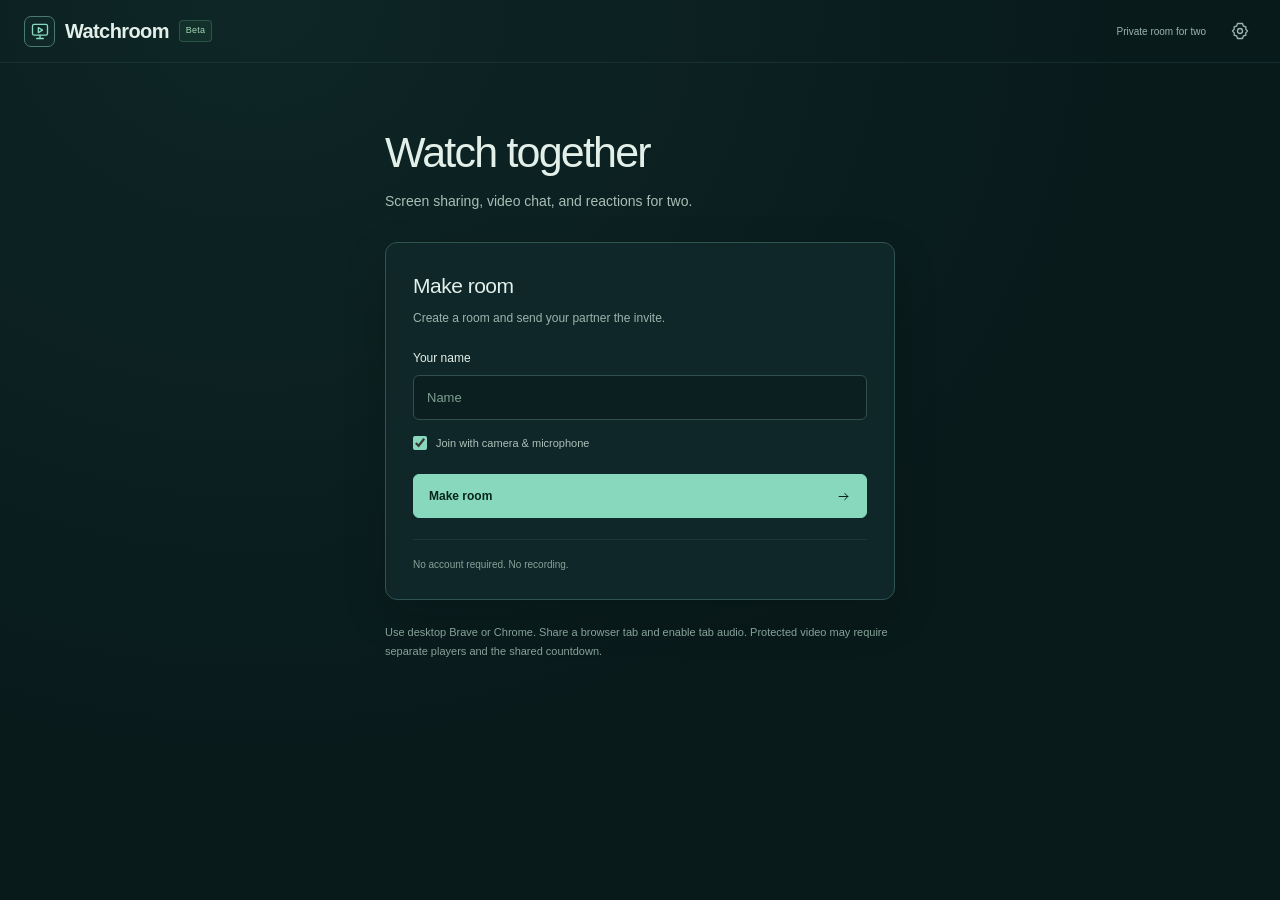
<file: public/index.html>
<!doctype html>
<html lang="en">
<head>
  <meta charset="utf-8">
  <meta name="viewport" content="width=device-width, initial-scale=1">
  <meta name="theme-color" content="#091a1b">
  <title>Watchroom Beta</title>
  <meta name="description" content="Screen sharing, video chat, and reactions for two.">
  <link rel="icon" href="./favicon.svg" type="image/svg+xml">
  <link rel="stylesheet" href="./styles.css?v=room-layout-3">
  <script src="./entry-mode.js"></script>
</head>
<body class="beta-app">
  <header class="site-header">
    <a class="brand" href="./index.html" aria-label="Watchroom home"><span class="brand-mark" aria-hidden="true"><svg viewBox="0 0 24 24"><rect x="3" y="4" width="18" height="13" rx="2"/><path d="M8 21h8m-4-4v4m-2-13 5 3-5 3Z"/></svg></span><span>Watchroom</span><span class="beta-badge">Beta</span></a>
    <div class="header-right"><span class="privacy-note"><span class="tiny-lock" aria-hidden="true">⌑</span> Private room for two</span><button id="settings-button" class="icon-button" aria-label="Connection settings" title="Connection settings"><svg viewBox="0 0 24 24" aria-hidden="true"><path d="m9 3-1 3-3 1v3l-2 2 2 2v3l3 1 1 3h6l1-3 3-1v-3l2-2-2-2V7l-3-1-1-3Z"/><circle cx="12" cy="12" r="3"/></svg></button></div>
  </header>

  <main id="landing" class="landing">
    <section class="landing-copy">
      <h1>Watch together</h1>
      <p class="landing-description">Screen sharing, video chat, and reactions for two.</p>
    </section>

    <section class="seat-card" aria-labelledby="seat-title">
      <h2 id="seat-title">Make room</h2>
      <p id="seat-description">Create a room and send your partner the invite.</p>
      <form id="entry-form">
        <div id="portable-room-toggle" class="room-toggle" hidden aria-label="Choose room action"><button id="make-room-tab" type="button" class="selected" aria-pressed="true">Make room</button><button id="join-room-tab" type="button" aria-pressed="false">Join room</button></div>
        <div id="room-code-field" hidden><label for="room-code">Room code</label><input id="room-code" name="room-code" placeholder="Paste your partner’s code" autocomplete="off" spellcheck="false"></div>
        <label for="name">Your name</label>
        <input id="name" name="name" autocomplete="nickname" placeholder="Name" maxlength="32" required>
        <label class="check-label"><input id="start-devices" type="checkbox" checked><span>Join with camera &amp; microphone</span></label>
        <button id="entry-button" class="primary-button" type="submit"><span>Make room</span><svg viewBox="0 0 24 24" aria-hidden="true"><path d="M5 12h14m-5-5 5 5-5 5"/></svg></button>
      </form>
      <p id="entry-error" class="form-error" role="alert" hidden></p>
      <div class="seat-footnote"><span class="mini-dot"></span>No account required. No recording.</div>
    </section>

    <p id="landing-help" class="landing-help">Use desktop Brave or Chrome. Share a browser tab and enable tab audio. Protected video may require separate players and the shared countdown.</p>
  </main>

  <main id="room" class="watch-room" hidden>
    <div class="room-heading">
      <div class="room-heading-title"><h1 id="room-title">Watch room</h1></div>
      <div class="room-heading-actions"><span id="connection-status" class="connection-status"><span></span>Waiting for partner</span><button id="reconnect-button" class="quiet-button" hidden>Reconnect</button><button id="reset-layout" class="quiet-button" title="Restore the default positions and sizes">Reset layout</button><button id="invite-button" class="secondary-button"><svg viewBox="0 0 24 24" aria-hidden="true"><path d="M10 13a5 5 0 0 0 7 0l4-4a5 5 0 0 0-7-7l-3 3M14 11a5 5 0 0 0-7 0l-4 4a5 5 0 0 0 7 7l3-3"/></svg>Invite partner</button></div>
      <div class="call-controls"><div class="call-buttons"><button id="mic-button" class="call-button" aria-label="Mute microphone" aria-pressed="true" title="Mute microphone"><svg viewBox="0 0 24 24" aria-hidden="true"><rect x="9" y="2" width="6" height="13" rx="3"/><path d="M5 10v2a7 7 0 0 0 14 0v-2m-7 9v3m-4 0h8"/></svg></button><button id="camera-button" class="call-button" aria-label="Turn camera off" aria-pressed="true" title="Turn camera off"><svg viewBox="0 0 24 24" aria-hidden="true"><rect x="2" y="5" width="13" height="14" rx="2"/><path d="m15 9 7-4v14l-7-4"/></svg></button></div><div class="voice-volume"><label for="voice-volume">Voice</label><input id="voice-volume" type="range" min="0" max="100" value="100" aria-label="Partner voice volume"></div><button id="leave-button" class="leave-button"><svg viewBox="0 0 24 24" aria-hidden="true"><path d="M9 4H3v16h6m5-13 5 5-5 5m-6-5h11"/></svg>Leave room</button></div>
      <details class="watch-guide"><summary>Watching help</summary><p id="watch-tip-text">Use Open a link to load the same webpage on both devices. Paste the chosen movie or episode link; browsing and playback stay independent. Use the countdown to start together. Fullscreen with cameras keeps both webcams visible; press Esc to return. Either person can also share a browser tab. Stop sharing to switch to your partner’s screen. Use headphones to avoid echo. In Brave or Chrome, choose a browser tab and enable tab audio. If protected video appears black, open the stream separately and use the countdown.</p></details>
    </div>
    <p id="layout-instructions" class="sr-only">Drag a panel handle to move it. Arrow keys move a focused handle; Shift and arrow keys resize it. Drag the lower right resize handle, or focus it and use arrow keys. Layout is saved in this browser. Reset layout restores the starting positions.</p>
    <div id="watch-workspace" class="watch-workspace room-grid" aria-label="Adjustable watch layout">
      <section id="screen-panel" class="workspace-panel screen-panel" data-panel="screen" aria-label="Shared screen">
        <div id="screen-stage" class="screen-stage">
          <div class="stage-topbar"><button class="panel-handle screen-handle" data-drag-panel="screen" aria-label="Move screen panel" aria-describedby="layout-instructions" title="Drag to move. Arrow keys move; Shift + arrow keys resize."><span class="panel-grip" aria-hidden="true">⠿</span><span class="live-label"><span id="screen-indicator"></span><span id="screen-label">SCREEN SHARE</span></span></button><div><button id="theater-button" class="icon-button" aria-label="Enter focus view" aria-pressed="false" title="Focus view with cameras"><svg viewBox="0 0 24 24" aria-hidden="true"><rect x="2" y="5" width="20" height="14" rx="2"/><path d="M6 9h12M6 15h12"/></svg></button><button id="fullscreen-button" class="quiet-button fullscreen-toggle" aria-label="Enter fullscreen with cameras" aria-pressed="false" title="Fullscreen with cameras"><svg viewBox="0 0 24 24" aria-hidden="true"><path d="M9 3H3v6m12-6h6v6M3 15v6h6m12-6v6h-6"/></svg><span>Fullscreen with cameras</span></button></div></div>
          <video id="screen-video" autoplay playsinline></video>
          <div id="watch-link-player" class="watch-link-player" hidden></div>
          <div id="screen-empty" class="screen-empty"><div class="empty-screen-art" aria-hidden="true"><svg viewBox="0 0 72 60"><rect x="5" y="7" width="62" height="39" rx="5"/><path d="M25 55h22M36 46v9m-6-27 15 8-15 8Z"/></svg></div><h2>What shall we watch?</h2><p>Open the same link on both devices, or share a tab.</p><div class="stage-actions"><button id="stage-link-button" class="primary-button small">Open a link</button><button id="stage-share-button" class="primary-button small"><svg viewBox="0 0 24 24" aria-hidden="true"><path d="M12 16V3m-5 5 5-5 5 5M3 14v7h18v-7"/></svg>Share a tab</button></div><p class="stage-hint">In Brave or Chrome, choose a tab and turn on “Share tab audio”.</p></div>
          <button id="enable-sound" class="sound-prompt" hidden><svg viewBox="0 0 24 24" aria-hidden="true"><path d="m11 4-5 4H2v8h4l5 4Zm4 4a6 6 0 0 1 0 8m3-11a10 10 0 0 1 0 14"/></svg>Enable sound</button>
          <div id="reaction-layer" class="reaction-layer" aria-hidden="true"></div><div id="countdown-overlay" class="countdown-overlay" aria-live="assertive" hidden></div>
          <div id="stage-bottom" class="stage-bottom"><span id="stage-owner"></span><span id="audio-status"></span></div>
        </div>
        <div id="watch-link-bar" class="watch-link-bar" hidden><span id="watch-link-hostname"></span><a id="watch-link-external" target="_blank" rel="noopener noreferrer">Open in new tab ↗</a><button id="change-watch-link" class="quiet-button">Change link</button><button id="stop-watch-link" class="quiet-button">Close link</button><p>Each person uses their own player. If the page won’t play here, open it in a new tab. Paste a new movie or episode link to change it for both.</p></div>
        <div class="screen-controls"><div class="screen-control-left"><button id="watch-link-button" class="secondary-button">Open a link</button><button id="share-button" class="secondary-button"><svg viewBox="0 0 24 24" aria-hidden="true"><path d="M12 16V3m-5 5 5-5 5 5M3 14v7h18v-7"/></svg><span>Share a tab</span></button><button id="countdown-button" class="quiet-button" title="Count down together when using your own streaming players"><svg viewBox="0 0 24 24" aria-hidden="true"><circle cx="12" cy="13" r="8"/><path d="M12 9v5l3 2M9 2h6m-3 0v3"/></svg>3, 2, 1… play</button><button id="reactions-button" class="quiet-button" popovertarget="reactions-popover">♡ Reactions</button></div><div class="movie-volume"><svg viewBox="0 0 24 24" aria-hidden="true"><path d="m11 4-5 4H2v8h4l5 4Zm4 4a6 6 0 0 1 0 8m3-11a10 10 0 0 1 0 14"/></svg><label for="movie-volume">Movie</label><input id="movie-volume" type="range" min="0" max="100" value="80" aria-label="Movie volume"><span id="movie-volume-value">80%</span></div></div>
        <button class="panel-resize" data-resize-panel="screen" aria-label="Resize screen panel" aria-describedby="layout-instructions" title="Drag to resize, or use arrow keys"><svg viewBox="0 0 16 16" aria-hidden="true"><path d="M5 13 13 5M9 13l4-4"/></svg></button>
      </section>
      <section id="partner-panel" class="workspace-panel camera-panel partner-panel" data-panel="partner" aria-label="Partner camera">
        <div class="panel-bar"><button class="panel-handle" data-drag-panel="partner" aria-label="Move partner panel" aria-describedby="layout-instructions" title="Drag to move. Arrow keys move; Shift + arrow keys resize."><span class="panel-grip" aria-hidden="true">⠿</span><span>Partner</span></button></div>
        <div class="camera-tile partner-tile"><video id="remote-camera" autoplay playsinline></video><div id="remote-camera-placeholder" class="camera-placeholder"><span id="remote-initial">P</span><small id="remote-placeholder-text">Waiting for partner</small></div><div class="camera-label"><span id="remote-name">Partner</span><span id="remote-status" class="camera-you">waiting</span></div><button id="enable-voice" class="sound-prompt" hidden>Enable voice</button></div>
        <button class="panel-resize" data-resize-panel="partner" aria-label="Resize partner panel" aria-describedby="layout-instructions" title="Drag to resize, or use arrow keys"><svg viewBox="0 0 16 16" aria-hidden="true"><path d="M5 13 13 5M9 13l4-4"/></svg></button>
      </section>
      <section id="self-panel" class="workspace-panel camera-panel self-panel" data-panel="self" aria-label="Your camera">
        <div class="panel-bar"><button class="panel-handle" data-drag-panel="self" aria-label="Move self panel" aria-describedby="layout-instructions" title="Drag to move. Arrow keys move; Shift + arrow keys resize."><span class="panel-grip" aria-hidden="true">⠿</span><span>You</span></button></div>
        <div class="camera-tile"><video id="local-camera" autoplay playsinline muted></video><div id="local-camera-placeholder" class="camera-placeholder"><span id="local-initial">Y</span><small>Camera is off</small></div><div class="camera-label"><span id="local-name">You</span><span class="camera-you">you</span><span id="local-mic-state" aria-label="Microphone on">●</span></div></div>
        <button class="panel-resize" data-resize-panel="self" aria-label="Resize self panel" aria-describedby="layout-instructions" title="Drag to resize, or use arrow keys"><svg viewBox="0 0 16 16" aria-hidden="true"><path d="M5 13 13 5M9 13l4-4"/></svg></button>
      </section>

    </div>
    <p id="room-notice" class="sr-only" role="status" aria-live="polite"></p>
    <div id="awake-prompt-host" class="awake-prompt-host"></div>
    <div id="reactions-popover" class="reactions-popover" popover="auto" aria-label="Reactions">
        <div class="reaction-bar">
          <p class="eyebrow">REACTIONS</p>
          <div class="reaction-buttons">
            <button data-reaction="heart" aria-label="Send a heart" title="Send a heart"><span aria-hidden="true">♡</span><small>Heart</small></button>
            <button data-reaction="poke" aria-label="Poke your partner" title="Poke your partner"><span aria-hidden="true">☞</span><small>Poke</small></button>
            <button data-reaction="tease" aria-label="Tease your partner" title="Tease your partner"><span aria-hidden="true">😏</span><small>Tease</small></button>
            <button data-reaction="popcorn" aria-label="Send popcorn" title="Send popcorn"><span aria-hidden="true">🍿</span><small>Popcorn</small></button>
            <button data-reaction="fart" aria-label="Send a fart" title="Send a fart"><span aria-hidden="true">💨</span><small>Fart</small></button>
            <button data-reaction="awake" aria-label="Ask your partner if they are awake" title="Are you awake?"><span aria-hidden="true">👀</span><small>Awake?</small></button>
            <button data-reaction="blankets" aria-label="Steal the blankets" title="Steal the blankets"><span aria-hidden="true">🛌</span><small>Steal blankets</small></button>
          </div>
          <label class="reaction-sound-setting" title="Turns sound on or off for effects you send and receive. Your partner also controls their own sound."><input id="reaction-sounds" type="checkbox" checked><span>Reaction sounds</span><span class="sr-only">for sent and received effects</span></label>
          <button id="enable-reaction-audio" class="quiet-button" hidden>Enable reaction audio</button>
        </div>
    </div>
    <span id="layout-status" class="sr-only" role="status" aria-live="polite"></span>
  </main>

  <dialog id="invite-dialog" class="modal"><form method="dialog"><button class="modal-close icon-button" aria-label="Close invite">×</button></form><h2>Invite partner</h2><p id="invite-description">Send this private link to your partner. Anyone with it can take the second seat, so keep it between you.</p><label id="invite-label" for="invite-link">Your room’s invitation</label><div class="copy-field"><input id="invite-link" readonly><button id="copy-invite" class="primary-button small">Copy link</button></div><p id="copy-status" class="modal-note" aria-live="polite">The room expires after 12 hours.</p></dialog>
  <dialog id="watch-link-dialog" class="modal"><form method="dialog"><button class="modal-close icon-button" aria-label="Close shared link">×</button></form><h2>Open a link together</h2><p>Both devices load the same page directly. Choose a movie or episode on <a href="https://ramoflix.net/" target="_blank" rel="noopener noreferrer">RamoFlix ↗</a>, then copy its page address here.</p><form id="watch-link-form"><label for="watch-link-url">Movie, episode or webpage link</label><input id="watch-link-url" type="url" placeholder="https://ramoflix.net/…" maxlength="4096" autocomplete="off" required><p class="modal-note">Browsing inside the page stays on your device. Send a new link to change it for both people. Press play in your own player using the shared countdown.</p><button id="watch-link-submit" class="primary-button" type="submit">Open for both</button></form></dialog>
  <dialog id="settings-dialog" class="modal"><form method="dialog"><button class="modal-close icon-button" aria-label="Close settings">×</button></form><h2>Connection settings</h2><p>Some networks need a TURN relay to connect. Enter your relay details if the call cannot connect. Apply before entering a room, or reconnect your current call.</p><form id="settings-form"><label for="turn-url">TURN server URL</label><input id="turn-url" placeholder="turn:your-server.example:3478"><div class="two-fields"><div><label for="turn-username">Username</label><input id="turn-username" autocomplete="off"></div><div><label for="turn-password">Password</label><input id="turn-password" type="password" autocomplete="off"></div></div><p class="modal-note">Relay credentials are kept in this browser tab’s session.</p><button class="primary-button" type="submit">Save &amp; reconnect</button></form></dialog>
  <div id="toast" class="toast" role="status" hidden></div>
  <script type="module" src="./app.js?v=room-layout-3"></script>
</body>
</html>
</file>
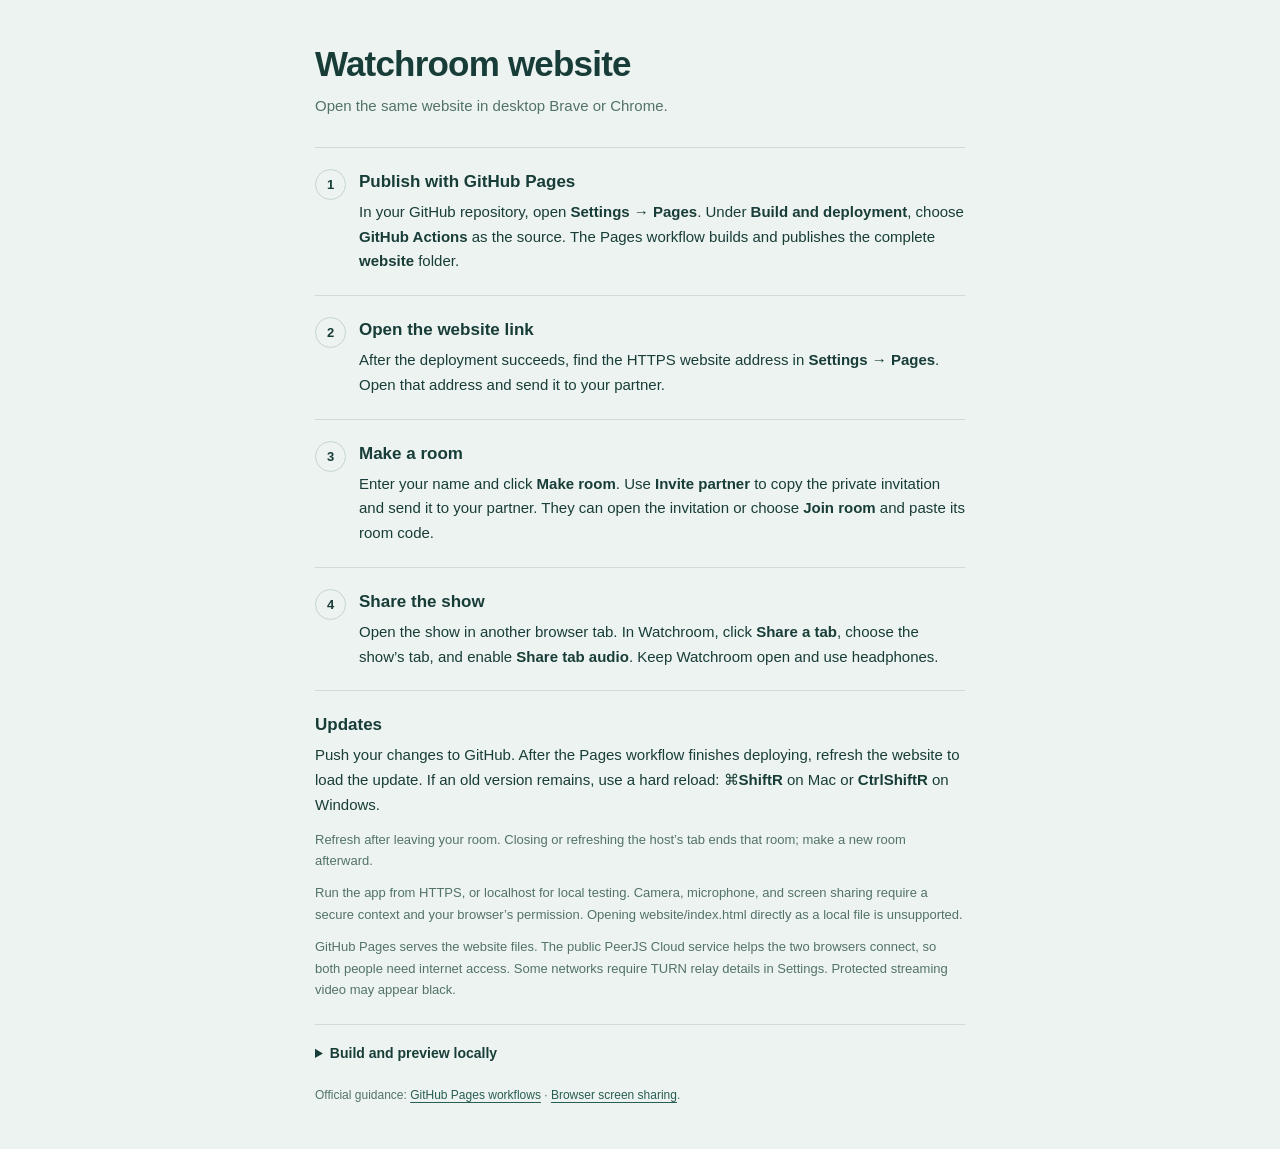
<file: WEBSITE.html>
<!doctype html>
<html lang="en">
<head>
  <meta charset="utf-8">
  <meta name="viewport" content="width=device-width, initial-scale=1">
  <meta name="color-scheme" content="light">
  <title>Watchroom website guide</title>
  <style>
    :root { font-family: -apple-system, BlinkMacSystemFont, "Segoe UI", sans-serif; color: #183d38; background: #edf3f0; font-synthesis: none; }
    * { box-sizing: border-box; }
    body { margin: 0; padding: 44px 20px; }
    main { width: min(100%, 650px); margin: 0 auto; }
    h1 { margin: 0 0 10px; font-size: clamp(27px, 5vw, 35px); font-weight: 650; letter-spacing: -.8px; }
    header p { color: #52726a; margin-bottom: 28px; }
    p { margin: 0; font-size: 15px; line-height: 1.65; }
    strong { font-weight: 600; }
    ol { padding: 0; margin: 0; list-style: none; counter-reset: guide; }
    li { display: grid; grid-template-columns: 30px minmax(0, 1fr); gap: 14px; padding: 21px 0; border-top: 1px solid #cfddd6; counter-increment: guide; }
    li::before { content: counter(guide); display: grid; place-items: center; width: 29px; height: 29px; border: 1px solid #c4d6ce; border-radius: 50%; font-size: 13px; font-weight: 600; }
    h2 { margin: 3px 0 8px; font-size: 17px; font-weight: 600; }
    .notes { padding-top: 21px; border-top: 1px solid #cfddd6; }
    .notes p + p { margin-top: 11px; }
    .muted { color: #52726a; font-size: 13px; }
    a { color: #285e52; text-underline-offset: 3px; }
    a:focus-visible, summary:focus-visible { outline: 3px solid #77a99a; outline-offset: 3px; }
    details { margin-top: 23px; padding-top: 20px; border-top: 1px solid #cfddd6; font-size: 14px; }
    summary { cursor: pointer; font-weight: 600; }
    details p { margin-top: 12px; font-size: 13px; }
    code { display: block; margin-top: 10px; padding: 12px; border: 1px solid #c4d6ce; border-radius: 6px; background: #f8fbf9; font: 13px ui-monospace, SFMono-Regular, Consolas, monospace; white-space: pre-wrap; overflow-wrap: anywhere; }
    footer { margin-top: 25px; color: #52726a; font-size: 12px; line-height: 1.6; }
    @media (max-width: 440px) { body { padding: 30px 17px; } li { gap: 11px; } }
  </style>
</head>
<body>
  <main>
    <header>
      <h1>Watchroom website</h1>
      <p>Open the same website in desktop Brave or Chrome.</p>
    </header>
    <ol>
      <li><div>
        <h2>Publish with GitHub Pages</h2>
        <p>In your GitHub repository, open <strong>Settings → Pages</strong>. Under <strong>Build and deployment</strong>, choose <strong>GitHub Actions</strong> as the source. The Pages workflow builds and publishes the complete <strong>website</strong> folder.</p>
      </div></li>
      <li><div>
        <h2>Open the website link</h2>
        <p>After the deployment succeeds, find the HTTPS website address in <strong>Settings → Pages</strong>. Open that address and send it to your partner.</p>
      </div></li>
      <li><div>
        <h2>Make a room</h2>
        <p>Enter your name and click <strong>Make room</strong>. Use <strong>Invite partner</strong> to copy the private invitation and send it to your partner. They can open the invitation or choose <strong>Join room</strong> and paste its room code.</p>
      </div></li>
      <li><div>
        <h2>Share the show</h2>
        <p>Open the show in another browser tab. In Watchroom, click <strong>Share a tab</strong>, choose the show’s tab, and enable <strong>Share tab audio</strong>. Keep Watchroom open and use headphones.</p>
      </div></li>
    </ol>
    <div class="notes">
      <h2>Updates</h2>
      <p>Push your changes to GitHub. After the Pages workflow finishes deploying, refresh the website to load the update. If an old version remains, use a hard reload: <strong>⌘ShiftR</strong> on Mac or <strong>CtrlShiftR</strong> on Windows.</p>
      <p class="muted">Refresh after leaving your room. Closing or refreshing the host’s tab ends that room; make a new room afterward.</p>
      <p class="muted">Run the app from HTTPS, or localhost for local testing. Camera, microphone, and screen sharing require a secure context and your browser’s permission. Opening website/index.html directly as a local file is unsupported.</p>
      <p class="muted">GitHub Pages serves the website files. The public PeerJS Cloud service helps the two browsers connect, so both people need internet access. Some networks require TURN relay details in Settings. Protected streaming video may appear black.</p>
    </div>
    <details>
      <summary>Build and preview locally</summary>
      <p>From the project folder, build with Node.js. This script uses Node’s built-in tools and needs no npm packages.</p>
      <code>node scripts/build-website.mjs</code>
      <p>If Python 3 is installed, start a local preview and open <a href="http://localhost:8080">http://localhost:8080</a>. This local address is for testing on your computer.</p>
      <code>python3 -m http.server 8080 --directory website</code>
    </details>
    <footer>
      Official guidance: <a href="https://docs.github.com/en/pages/getting-started-with-github-pages/using-custom-workflows-with-github-pages">GitHub Pages workflows</a> · <a href="https://developer.mozilla.org/en-US/docs/Web/API/MediaDevices/getDisplayMedia">Browser screen sharing</a>.
    </footer>
  </main>
</body>
</html>
</file>
<file: public/styles.css>
:root {
  color-scheme: dark;
  --bg: #091a1b;
  --panel: #102729;
  --line: #284a49;
  --muted: #9bb4ad;
  --text: #e3f0e9;
  --accent: #87d8bd;
  --sans: Inter, -apple-system, BlinkMacSystemFont, 'Segoe UI', sans-serif;
}
* { box-sizing: border-box; }
html { min-height: 100%; background: var(--bg); }
body { margin: 0; min-height: 100vh; color: var(--text); background: radial-gradient(ellipse at 20% 0%, #183f3b55, transparent 60%), var(--bg); font: 14px/1.5 var(--sans); }
button, input { font: inherit; }
button { color: inherit; cursor: pointer; transition: background .15s, border-color .15s; }
button:disabled { cursor: default; opacity: .5; }
button:focus-visible, input:focus-visible, a:focus-visible, summary:focus-visible { outline: 2px solid var(--accent); outline-offset: 3px; }
a { color: inherit; }
svg { width: 20px; height: 20px; fill: none; stroke: currentColor; stroke-width: 1.6; stroke-linecap: round; stroke-linejoin: round; flex-shrink: 0; }
[hidden] { display: none !important; }
input[type=checkbox] { width: 14px; height: 14px; margin: 0; accent-color: var(--accent); }
input[type=range] { padding: 0; height: 3px; background: var(--line); accent-color: var(--accent); cursor: pointer; }
.sr-only { position: absolute; width: 1px; height: 1px; margin: -1px; padding: 0; overflow: hidden; clip: rect(0,0,0,0); white-space: nowrap; border: 0; }
.site-header { display: flex; align-items: center; justify-content: space-between; gap: 18px; padding: 15px 24px; border-bottom: 1px solid #284a4966; }
.brand { display: flex; align-items: center; gap: 10px; text-decoration: none; font-size: 20px; font-weight: 600; letter-spacing: -.6px; }
.brand-mark { width: 31px; height: 31px; display: grid; place-items: center; border: 1px solid #487a6e; border-radius: 7px; color: var(--accent); background: #87d8bd08; }
.brand-mark svg { width: 20px; height: 20px; }
.beta-badge { padding: 3px 6px; border: 1px solid #447d6477; border-radius: 4px; color: #a2d5b7; background: #244e3c44; font-size: 9px; font-weight: 500; letter-spacing: .2px; }
.header-right { display: flex; align-items: center; gap: 18px; }
.privacy-note { font-size: 10px; color: var(--muted); }
.tiny-lock { display: none; }
.icon-button { display: inline-flex; align-items: center; justify-content: center; padding: 6px; border: 0; border-radius: 5px; background: none; color: var(--muted); line-height: 1; }
.icon-button:hover { background: #ffffff0a; color: var(--text); }
.primary-button, .secondary-button, .quiet-button { display: inline-flex; align-items: center; justify-content: center; gap: 8px; border-radius: 6px; font-size: 11px; line-height: 1.3; }
.primary-button { min-height: 40px; padding: 11px 15px; border: 1px solid var(--accent); background: var(--accent); color: #07251c; font-weight: 600; }
.primary-button:hover { background: #a5e7ce; border-color: #a5e7ce; }
.secondary-button { min-height: 34px; padding: 8px 11px; border: 1px solid #3c695c; background: #173930; color: #b8dfca; font-weight: 500; }
.secondary-button:hover { background: #214a3e; border-color: #61917d; }
.quiet-button { min-height: 30px; padding: 5px 3px; border: 0; background: none; color: #9ebbab; font-size: 10px; }
.quiet-button:hover { color: #d2eadb; }
.primary-button svg, .secondary-button svg, .quiet-button svg { width: 15px; height: 15px; }
.small { min-height: 32px; padding: 8px 11px; font-size: 10px; }
.landing { max-width: 560px; margin: auto; padding: 65px 25px 40px; }
.landing-copy { margin-bottom: 30px; }
.landing h1 { margin: 0 0 14px; font-size: 43px; font-weight: 500; letter-spacing: -1.8px; line-height: 1.15; }
.landing-description { margin: 0; color: #a7bfb6; font-size: 14px; }
.seat-card { padding: 27px; border: 1px solid #2f5350; border-radius: 12px; background: var(--panel); box-shadow: 0 16px 45px #020c0d2a; }
.seat-card h2 { margin: 0 0 7px; font-size: 21px; font-weight: 500; letter-spacing: -.5px; }
.seat-card p { margin-top: 0; color: var(--muted); font-size: 12px; }
.seat-card label:not(.check-label), .modal label { display: block; margin: 22px 0 8px; font-size: 12px; }
.seat-card input:not([type=checkbox]), .modal input { width: 100%; height: 45px; padding: 11px 13px; border: 1px solid #31504d; border-radius: 6px; background: #0b1f20; color: var(--text); font-size: 13px; }
input::placeholder { color: #809e92; }
.check-label { display: flex; align-items: center; gap: 9px; margin: 15px 0 23px; color: #abc1b8; font-size: 11px; }
.seat-card .primary-button { width: 100%; min-height: 44px; justify-content: space-between; font-size: 12px; }
.seat-footnote { margin-top: 21px; padding-top: 17px; border-top: 1px solid #284a4977; color: #85a298; font-size: 10px; }
.mini-dot { display: none; }
.form-error { color: #c5dca7 !important; font-size: 11px !important; padding: 9px 0; margin: 0 !important; }
.landing-help { margin: 23px 0 0; color: #87a399; font-size: 11px; line-height: 1.7; }
.room-toggle { display: flex; gap: 4px; margin-top: 20px; padding: 4px; border: 1px solid #31504d; border-radius: 6px; background: #0c2021; }
.room-toggle button { flex: 1; padding: 8px; border: 1px solid transparent; border-radius: 4px; background: none; color: #9eb6ab; font-size: 11px; }
.room-toggle button.selected { border-color: #4b7d6777; background: #1c4238; color: #b6ead4; }
.room-active { overflow: hidden; }
.room-active .site-header { padding: 3px 12px; }
.room-active .brand { gap: 6px; font-size: 12px; letter-spacing: -.2px; }
.room-active .brand-mark { width: 17px; height: 17px; border-radius: 4px; }
.room-active .brand-mark svg, .room-active .site-header .icon-button svg { width: 13px; height: 13px; }
.room-active .beta-badge { padding: 1px 4px; font-size: 7px; }
.room-active .privacy-note { font-size: 8px; }
.room-active .site-header .icon-button { padding: 4px; }
.watch-room { padding: 0 8px 8px; }
.room-heading { display: flex; align-items: center; gap: 12px; min-height: 28px; margin: 3px 0 4px; }
.room-heading h1 { margin: 0; font-size: 12px; font-weight: 500; letter-spacing: -.2px; white-space: nowrap; }
.room-heading-actions { display: flex; align-items: center; gap: 11px; margin-left: auto; }
.room-heading-actions .secondary-button { min-height: 25px; padding: 4px 8px; font-size: 9px; }
.room-heading-actions .quiet-button { min-height: 24px; padding: 3px; font-size: 9px; }
.room-heading-actions .secondary-button svg { width: 13px; height: 13px; }
.connection-status { display: flex; align-items: center; gap: 7px; color: #9db3a8; font-size: 10px; white-space: nowrap; }
.connection-status > span { width: 5px; height: 5px; border-radius: 50%; background: #97a784; }
.connection-status.connected > span { background: #91c4ab; }
.connection-status.error > span { background: #c9ba8f; }
.call-controls { display: flex; align-items: center; gap: 10px; }
.call-buttons { display: flex; gap: 5px; }
.call-button { display: grid; place-items: center; width: 24px; height: 24px; border: 1px solid #3f755d; border-radius: 50%; background: #1f4638; color: #b4e1c8; }
.call-button svg { width: 13px; height: 13px; }
.call-button:hover { background: #2b5945; border-color: #72a486; }
.call-button[aria-pressed=false] { position: relative; background: #17312b; border-color: #365146; color: #859f92; }
.call-button[aria-pressed=false]:after { content: ''; position: absolute; width: 1.5px; height: 17px; background: #a9c5b2; box-shadow: 0 0 0 2px #17312b; transform: rotate(-45deg); }
.voice-volume { display: flex; align-items: center; gap: 7px; color: #9fbaac; font-size: 9px; }
.voice-volume input { width: 53px; }
.leave-button { display: flex; align-items: center; gap: 5px; padding: 4px 0 4px 12px; border: 0; border-left: 1px solid #284a49; background: none; color: #b8cbbc; font-size: 9px; white-space: nowrap; }
.leave-button svg { width: 13px; height: 13px; }
.watch-guide { position: relative; color: #84a397; font-size: 9px; white-space: nowrap; }
.watch-guide summary { cursor: pointer; }
.watch-guide p { position: absolute; top: 19px; right: 0; width: 290px; margin: 0; padding: 15px; border: 1px solid #416b58; border-radius: 7px; background: #13352a; box-shadow: 0 9px 25px #0005; color: #bfd6c5; white-space: normal; line-height: 1.7; font-size: 11px; z-index: 30; }
.watch-workspace { position: relative; height: calc(100dvh - 71px); min-height: 360px; overflow: hidden; border-radius: 9px; isolation: isolate; }
.workspace-panel { position: absolute; overflow: hidden; border: 1px solid var(--line); border-radius: 8px; background: var(--panel); box-shadow: 0 5px 20px #010b0d22; }
.screen-panel { left: 0; top: 0; width: 100%; height: 100%; display: flex; flex-direction: column; z-index: 1; }
.camera-panel { display: flex; flex-direction: column; z-index: 3; }
.partner-panel { left: 0; bottom: 0; width: 300px; height: 214px; }
.self-panel { left: 160px; bottom: 30px; width: 132px; height: 109px; }
.panel-bar { display: flex; align-items: center; flex-shrink: 0; height: 26px; border-bottom: 1px solid #33584b55; background: #0e2324; }
.panel-handle { display: inline-flex; align-items: center; gap: 7px; min-width: 0; height: 25px; padding: 4px 9px; border: 0; background: transparent; color: #9dbdac; font-size: 10px; line-height: 1; cursor: grab; touch-action: none; user-select: none; }
.panel-handle:hover { background: #32684e22; color: #d0ebd7; }
.panel-handle:active, .layout-editing .panel-handle { cursor: grabbing; }
.panel-grip { color: #739a84; font-size: 17px; line-height: 1; letter-spacing: -2px; }
.panel-resize { position: absolute; right: 0; bottom: 0; width: 21px; height: 21px; display: grid; place-items: center; padding: 3px; border: 0; border-radius: 7px 0 0; color: #87b89b; background: #153d2cbb; cursor: nwse-resize; touch-action: none; z-index: 12; }
.panel-resize svg { width: 12px; height: 12px; }
.panel-resize:hover { background: #2c6745dd; color: #d6ead4; }
.layout-editing { user-select: none; }
.layout-editing .workspace-panel { transition: none; }
.layout-editing video { pointer-events: none; }
.screen-stage { position: relative; flex: 1; width: 100%; min-height: 0; overflow: hidden; background: #071314; isolation: isolate; }
.screen-stage > video { position: absolute; inset: 0; width: 100%; height: 100%; object-fit: contain; }
.watch-link-player { position: absolute; inset: 41px 0 0; background: #071314; }
.watch-link-player > iframe, .watch-link-player > video { width: 100%; height: 100%; border: 0; display: block; object-fit: contain; }
.watch-link-mode .stage-topbar { height: 41px; background: #0b2021; }
.watch-link-mode .stage-bottom { display: none; }
.watch-link-bar { display: flex; flex-wrap: wrap; align-items: center; gap: 8px 12px; flex-shrink: 0; padding: 8px 29px 8px 10px; background: #102b2a; border-top: 1px solid #284a49; font-size: 10px; }
.watch-link-bar > span { flex: 1; min-width: 80px; overflow: hidden; text-overflow: ellipsis; white-space: nowrap; color: #bed5c9; }
.watch-link-bar a, #watch-link-dialog a { color: #b0d9c1; text-decoration: underline; text-underline-offset: 3px; }
.watch-link-bar .quiet-button { font-size: 10px; }
.watch-link-bar p { flex-basis: 100%; margin: 0; color: #97b0a4; font-size: 9px; line-height: 1.5; }
.stage-actions { display: flex; flex-wrap: wrap; justify-content: center; gap: 8px; }
.layout-editing iframe { pointer-events: none; }
#watch-link-submit { margin-top: 18px; }
.stage-topbar { position: absolute; left: 0; top: 0; right: 0; display: flex; align-items: center; justify-content: space-between; gap: 10px; padding: 7px 10px 8px; background: linear-gradient(#07120dd4, transparent); z-index: 3; }
.stage-topbar > div { display: flex; gap: 5px; }
.stage-topbar svg { width: 14px; height: 14px; }
.screen-handle { padding: 4px 3px; }
.live-label { display: flex; align-items: center; gap: 7px; color: #91b39f; font-size: 7px; letter-spacing: 1.2px; }
.live-label > span:first-child { width: 4px; height: 4px; border-radius: 50%; background: #628673; }
.live-label > span:first-child.active { background: #9bccaf; }
.screen-empty { position: absolute; inset: 0; display: flex; align-items: center; justify-content: center; flex-direction: column; padding: 38px 20px 24px; text-align: center; background: radial-gradient(ellipse, #16363055, transparent 75%); }
.empty-screen-art { display: grid; place-items: center; height: 54px; margin-bottom: 20px; }
.empty-screen-art svg { width: 62px; height: 52px; stroke: #82bba1; stroke-width: 1; }
.screen-empty h2 { margin: 0 0 10px; font-size: 23px; font-weight: 500; letter-spacing: -.5px; }
.screen-empty p { margin: 0 0 19px; color: #97b0a4; font-size: 12px; }
.screen-empty .stage-hint { margin: 13px 0 0; color: #7a9b8e; font-size: 9px; }
.stage-bottom { position: absolute; left: 0; right: 0; bottom: 0; display: flex; justify-content: space-between; gap: 10px; padding: 8px 12px; background: linear-gradient(transparent, #03110ac9); color: #c4decf; font-size: 9px; pointer-events: none; }
.screen-controls { flex-shrink: 0; display: flex; flex-wrap: wrap; justify-content: space-between; align-items: center; gap: 10px; min-height: 42px; padding: 5px 29px 5px var(--screen-controls-inset, 10px); border-top: 1px solid #284a4966; background: #0d2524; }
.screen-control-left { display: flex; flex-wrap: wrap; align-items: center; gap: 8px; }
.screen-controls .secondary-button { min-height: 29px; padding: 6px 10px; font-size: 9px; }
.screen-controls .quiet-button { font-size: 9px; }
.movie-volume { display: flex; align-items: center; gap: 8px; color: #9bb4a7; font-size: 9px; }
.movie-volume svg { width: 15px; height: 15px; color: #9bc6b0; }
.movie-volume input { width: 70px; }
.movie-volume span { min-width: 24px; font-size: 8px; }
.movie-volume input:disabled { opacity: .5; cursor: default; }
.camera-tile { position: relative; flex: 1; min-height: 0; width: 100%; overflow: hidden; background: #15302e; }
.partner-tile { background: #10282a; }
.camera-tile > video { position: absolute; inset: 0; width: 100%; height: 100%; object-fit: cover; }
.camera-placeholder { position: absolute; inset: 0; display: flex; align-items: center; justify-content: center; flex-direction: column; gap: 10px; }
.camera-placeholder > span { display: grid; place-items: center; width: 44px; height: 44px; border: 1px solid #376252; border-radius: 50%; background: #1d4033; color: #b8d9c7; font-size: 23px; }
.camera-placeholder small { color: #9bb3a5; font-size: 9px; }
.camera-label { position: absolute; left: 0; right: 0; bottom: 0; display: flex; align-items: center; gap: 7px; padding: 8px 10px; background: linear-gradient(transparent, #061c17b8); font-size: 10px; }
.camera-you { padding: 1px 4px; border: 1px solid #53715b44; border-radius: 3px; background: #77978111; color: #a7c1b2; font-size: 7px; }
.camera-label > span:last-child:not(.camera-you) { margin-left: auto; color: #9fbd9f; font-size: 7px; }
.camera-label > span.muted { color: #c4ceba !important; }
.self-panel .camera-placeholder { gap: 6px; }
.self-panel .camera-placeholder > span { width: 29px; height: 29px; font-size: 17px; }
.self-panel .camera-placeholder small { font-size: 7px; }
.self-panel .camera-label { padding: 5px 7px; font-size: 8px; }
.self-panel .camera-you { font-size: 6px; }
.reaction-bar { min-width: 0; padding: 0; }
.eyebrow { margin: 0 0 6px; color: #89a897; font-size: 8px; font-weight: 500; letter-spacing: .9px; }
.reaction-buttons { display: grid; grid-template-columns: repeat(7, minmax(0, 1fr)); gap: 5px; }
.reaction-buttons button { display: flex; align-items: center; flex-direction: column; gap: 2px; min-width: 0; min-height: 54px; padding: 5px 2px 4px; border: 1px solid #355c48; border-radius: 5px; background: #17352c; color: #b4d0bc; }
.reaction-buttons button:hover { border-color: #83b693; background: #244d37; }
.reaction-buttons button:disabled:hover { border-color: #355c48; background: #17352c; }
.reaction-buttons button > span { min-height: 23px; color: #99d8b4; font-size: 21px; line-height: 1.1; }
.reaction-buttons button:nth-child(2) > span { font-size: 25px; line-height: .9; color: #c0deaf; }
.reaction-buttons small { max-width: 100%; color: #9fbbaa; font-size: 8px; line-height: 1.1; text-align: center; }
.reaction-sound-setting { display: inline-flex; align-items: center; gap: 7px; margin-top: 7px; color: #a9c4b4; font-size: 9px; cursor: pointer; }
.reaction-sound-setting input { width: 12px; height: 12px; }
#enable-reaction-audio { min-height: 18px; padding: 0; margin-left: 9px; font-size: 9px; text-decoration: underline; text-underline-offset: 3px; }
.wake-prompt { flex-shrink: 0; max-width: 330px; padding: 10px 11px; margin: 3px 0; border: 1px solid #507e60; border-radius: 7px; background: #183c2e; }
.wake-prompt p { margin: 0 0 8px; color: #d4efdc; font-size: 11px; }
.wake-prompt > div { display: flex; align-items: center; gap: 11px; }
.wake-prompt .secondary-button { min-height: 28px; padding: 6px 9px; font-size: 10px; }
.wake-prompt .quiet-button { font-size: 10px; }

.sound-prompt { position: absolute; left: 50%; top: 50%; z-index: 4; transform: translate(-50%, -50%); display: flex; align-items: center; gap: 8px; padding: 10px 14px; border: 1px solid #91c8a3; border-radius: 6px; background: #204734eb; box-shadow: 0 8px 22px #0008; color: #e0f4df; font-size: 12px; white-space: nowrap; }
.sound-prompt svg { width: 17px; height: 17px; }
.camera-tile .sound-prompt { font-size: 9px; padding: 7px 9px; }
.reaction-layer { position: absolute; inset: 0; z-index: 6; overflow: hidden; pointer-events: none; }
.floating-reaction { position: absolute; bottom: 10%; z-index: 1; font-size: 54px; color: #8fdfb8; text-shadow: 0 4px 15px #0004; animation: float-reaction 3s ease-out forwards; }
.reaction-caption { position: absolute; left: 50%; bottom: 25px; z-index: 1; transform: translateX(-50%); max-width: calc(100% - 30px); padding: 8px 14px; border: 1px solid #7cac87; border-radius: 25px; background: #204737e8; color: #d3eed5; font-size: 11px; white-space: normal; text-align: center; animation: caption 3s ease-out forwards; }
.poke-shake { animation: poke-shake .6s ease-in-out; }
.blanket-sheet { position: absolute; bottom: -46%; left: -3%; width: 106%; height: 46%; border: 1px solid #a9d2b77a; border-top: 10px solid #abcdb6; border-radius: 27px 35px 0 0; background: repeating-linear-gradient(0deg, #79af91 0 23px, #659d8222 24px 25px), linear-gradient(110deg, #547f6a, #a0cbb0); box-shadow: 0 -7px 25px #071c2088; transform-origin: center bottom; animation: steal-blanket 3s ease-in-out forwards; }
.blanket-sheet:after { content: ''; position: absolute; top: 17px; left: 0; right: 0; border-top: 1px dashed #d0e8c899; }
.countdown-overlay { position: absolute; inset: 0; z-index: 8; display: grid; place-items: center; background: #071913bb; backdrop-filter: blur(6px); color: #bceccc; font-size: 100px; pointer-events: none; }
.watch-link-mode .countdown-overlay { inset: 0 90px auto auto; width: 100px; height: 41px; background: none; backdrop-filter: none; font-size: 20px; }
.modal { position: fixed; width: 465px; max-width: calc(100vw - 32px); padding: 32px; border: 1px solid #487264; border-radius: 12px; background: var(--panel); color: var(--text); box-shadow: 0 20px 80px #0008; }
.modal::backdrop { background: #020b0ce0; backdrop-filter: blur(6px); }
.modal-close { position: absolute; top: 12px; right: 12px; width: 26px; height: 26px; font-size: 26px; }
.modal h2 { margin: 0 0 15px; font-size: 25px; font-weight: 500; letter-spacing: -.6px; }
.modal p { color: #a5bfb2; font-size: 12px; line-height: 1.8; }
.modal label { margin-top: 17px; font-size: 11px; color: #b5cfbf; }
.modal input { font-size: 12px; }
.copy-field { display: flex; gap: 7px; }
.copy-field input { min-width: 0; font-size: 10px; }
.copy-field button { white-space: nowrap; }
.modal p.modal-note { margin: 12px 0 0; color: #87a598; font-size: 10px; line-height: 1.6; }
.two-fields { display: grid; grid-template-columns: 1fr 1fr; gap: 12px; }
#settings-form > .primary-button { width: 100%; margin-top: 24px; }
.toast { position: fixed; left: 50%; bottom: 22px; z-index: 40; transform: translateX(-50%); max-width: calc(100vw - 32px); padding: 11px 17px; border: 1px solid #568c73; border-radius: 7px; background: #133c30ee; backdrop-filter: blur(8px); color: #d1f3df; box-shadow: 0 8px 30px #0005; font-size: 12px; }
@keyframes float-reaction { 0% { transform: translateY(0) rotate(-10deg) scale(.5); opacity: 0; } 15% { opacity: 1; transform: translateY(-20px) rotate(6deg) scale(1); } 80% { opacity: 1; } 100% { transform: translateY(-260px) rotate(-10deg) scale(1.3); opacity: 0; } }
@keyframes caption { 0% { opacity: 0; } 15%, 85% { opacity: 1; } 100% { opacity: 0; } }
@keyframes poke-shake { 10%, 70% { transform: translateX(-7px) rotate(-1deg); } 30%, 90% { transform: translateX(7px) rotate(1deg); } 50% { transform: translateX(-5px); } }
@keyframes steal-blanket { 0% { transform: translateY(0); opacity: 0; } 15% { opacity: 1; } 33%, 63% { transform: translateY(-106%) rotate(-2deg); opacity: 1; } 100% { transform: translate(115%, -125%) rotate(12deg); opacity: 0; } }
@media (max-width: 1050px) and (min-width: 760px) {
  .room-heading { gap: 11px; }
  .room-heading-actions { gap: 9px; }
  .room-heading h1 { font-size: 12px; }
  .voice-volume label { display: none; }
  .voice-volume input { width: 38px; }
  .watch-guide { display: none; }
  .call-controls { gap: 9px; }
  .connection-status { font-size: 9px; }
}
@media (max-width: 759px) {
  .room-active { overflow: auto; }
  .site-header { padding: 14px 18px; }
  .room-active .site-header { padding: 3px 12px; }
  .privacy-note { display: none; }
  .landing { padding-top: 40px; }
  .landing h1 { font-size: 36px; }
  .watch-room { padding: 0 10px 20px; }
  .room-heading { flex-wrap: wrap; gap: 5px 10px; margin: 6px 0; }
  .room-heading h1 { font-size: 14px; }
  .room-heading-actions { flex: 1; flex-wrap: wrap; justify-content: flex-end; gap: 7px 10px; }
  .room-heading-actions .secondary-button { min-height: 27px; padding: 5px 8px; font-size: 10px; }
  .connection-status { font-size: 9px; }
  #reset-layout { font-size: 9px; }
  .call-controls { flex: 1; gap: 12px; }
  .watch-guide { margin-left: auto; }
  .watch-workspace { display: grid; grid-template-columns: 1.7fr 1fr; gap: 10px; height: auto; min-height: 0; overflow: visible; }
  .workspace-panel { position: relative !important; inset: auto !important; width: 100% !important; height: auto !important; }
  .screen-panel { grid-column: 1 / -1; }
  .screen-stage { flex: none; aspect-ratio: 16 / 9; }
  .screen-controls { flex-wrap: wrap; padding: 6px 9px; gap: 6px; }
  .screen-control-left { gap: 8px; }
  .screen-controls .secondary-button { font-size: 8px; min-height: 29px; padding: 6px 8px; }
  .screen-controls .quiet-button { font-size: 8px; }
  .movie-volume { gap: 5px; }
  .movie-volume label, .movie-volume span { display: none; }
  .movie-volume input { width: 45px; }
  .partner-panel { grid-column: 1; aspect-ratio: 4 / 3; }
  .self-panel { grid-column: 2; width: 90% !important; aspect-ratio: 4 / 3; align-self: end; justify-self: end; }
  .camera-placeholder > span { width: 36px; height: 36px; font-size: 20px; }
  .camera-placeholder small { font-size: 8px; }
  .camera-label { font-size: 9px; padding: 6px 8px; }
  .self-panel .camera-placeholder { bottom: 17px; gap: 3px; }
  .self-panel .camera-placeholder > span { width: 22px; height: 22px; font-size: 13px; }
  .self-panel .camera-placeholder small { font-size: 6px; }
  .self-panel .camera-label { font-size: 7px; }
  .panel-handle { cursor: default; }
  .panel-handle:disabled { opacity: 1; }
  .panel-grip, .panel-resize { display: none; }
  .reaction-bar { padding: 0; }
  .reaction-bar .eyebrow { display: none; }
  .reaction-buttons button { min-height: 49px; }
  .reaction-buttons small { font-size: 7px; }
  .reaction-sound-setting { font-size: 10px; margin-top: 9px; }
  .screen-empty { padding: 30px 10px 15px; }
  .screen-empty h2 { margin-bottom: 8px; font-size: 19px; }
  .screen-empty p { font-size: 10px; margin-bottom: 12px; }
  .empty-screen-art { height: 35px; margin-bottom: 11px; }
  .empty-screen-art svg { width: 41px; height: 34px; }
  .screen-empty .stage-hint { margin-top: 10px; font-size: 7px; }
  .screen-empty .small { min-height: 29px; padding: 6px 9px; font-size: 9px; }
  .stage-topbar { padding: 6px 8px; }
  .live-label { font-size: 6px; }
  .stage-topbar .icon-button { padding: 4px; }
  .countdown-overlay { font-size: 75px; }
}
@media (max-width: 420px) {
  .room-heading-actions { flex-basis: 100%; justify-content: space-between; }
  .room-heading h1 { font-size: 14px; }
  .screen-empty h2 { font-size: 17px; }
  .screen-empty p { font-size: 9px; }
  .empty-screen-art { height: 29px; margin-bottom: 8px; }
  .empty-screen-art svg { width: 33px; height: 28px; }
  .landing { padding: 36px 20px 30px; }
  .landing-description { font-size: 13px; }
  .seat-card { padding: 23px; }
  .landing-help { font-size: 10px; }
  .copy-field { flex-direction: column; }
  .modal { padding: 30px 24px; }
}
@media (prefers-reduced-motion: reduce) {
  *, *:before, *:after { animation-duration: .01ms !important; transition-duration: .01ms !important; scroll-behavior: auto !important; }
  .blanket-sheet { animation: none; opacity: 0; }
}
:root.shared-room-entry #landing { display: none; }
:root.shared-room-entry #room[hidden] { display: block; }

/* Keep the webpage large; camera tiles float over its lower corner. */
.room-active { display: flex; flex-direction: column; height: 100dvh; min-height: 0; overflow: hidden; }
.room-active > .site-header { flex: 0 0 auto; }
.room-active .watch-room { display: flex; flex: 1; min-height: 0; flex-direction: column; padding-bottom: 8px; }
.room-heading { flex-shrink: 0; }
.watch-workspace { flex: 1; width: 100%; height: auto; min-height: 0; }
.fullscreen-toggle { min-height: 26px; padding: 4px 6px; font-size: 9px; }
.fullscreen-toggle svg { width: 14px; height: 14px; }
.reactions-popover { position: fixed; inset: auto 16px 65px auto; width: 340px; max-width: calc(100vw - 24px); margin: 0; padding: 15px; border: 1px solid #487264; border-radius: 10px; background: var(--panel); color: var(--text); box-shadow: 0 12px 50px #0008; }
.reactions-popover::backdrop { background: transparent; }
.awake-prompt-host { position: fixed; right: 18px; top: 74px; z-index: 35; max-width: calc(100vw - 36px); }
.watch-fullscreen .site-header, .theater-mode .site-header { display: none; }
.watch-fullscreen .watch-room, .theater-mode .watch-room { height: 100dvh; padding: 0 6px 6px; }
.watch-fullscreen .watch-workspace, .theater-mode .watch-workspace { display: block; overflow: hidden; border-radius: 6px; }
.watch-fullscreen .screen-panel, .theater-mode .screen-panel { left: 0 !important; top: 0 !important; width: 100% !important; height: 100% !important; }
.watch-fullscreen .camera-panel, .theater-mode .camera-panel { display: flex !important; }
.watch-fullscreen .panel-resize, .theater-mode .panel-resize { display: none; }
.watch-fullscreen .screen-handle, .theater-mode .screen-handle { cursor: default; }
.watch-fullscreen .screen-controls, .theater-mode .screen-controls { padding-left: 10px; }
@media (max-width: 759px) {
  .watch-workspace { display: block; overflow: hidden; }
  .workspace-panel { position: absolute !important; }
  .screen-panel { inset: 0 !important; width: 100% !important; height: 100% !important; }
  .screen-stage { flex: 1; min-height: 0; height: auto; aspect-ratio: auto; }
  .camera-panel { inset: auto !important; aspect-ratio: auto; }
  .partner-panel { right: 8px !important; bottom: var(--camera-floor, 130px) !important; width: 145px !important; height: 116px !important; }
  .self-panel { right: 161px !important; bottom: var(--camera-floor, 130px) !important; width: 100px !important; height: 90px !important; }
  .fullscreen-toggle { min-height: 24px; font-size: 8px; gap: 4px; }
  .watch-link-bar { padding: 6px 10px; gap: 5px 10px; }
  .watch-link-bar p { font-size: 8px; }
  .reactions-popover { right: 12px; bottom: 70px; }
}
</file>
